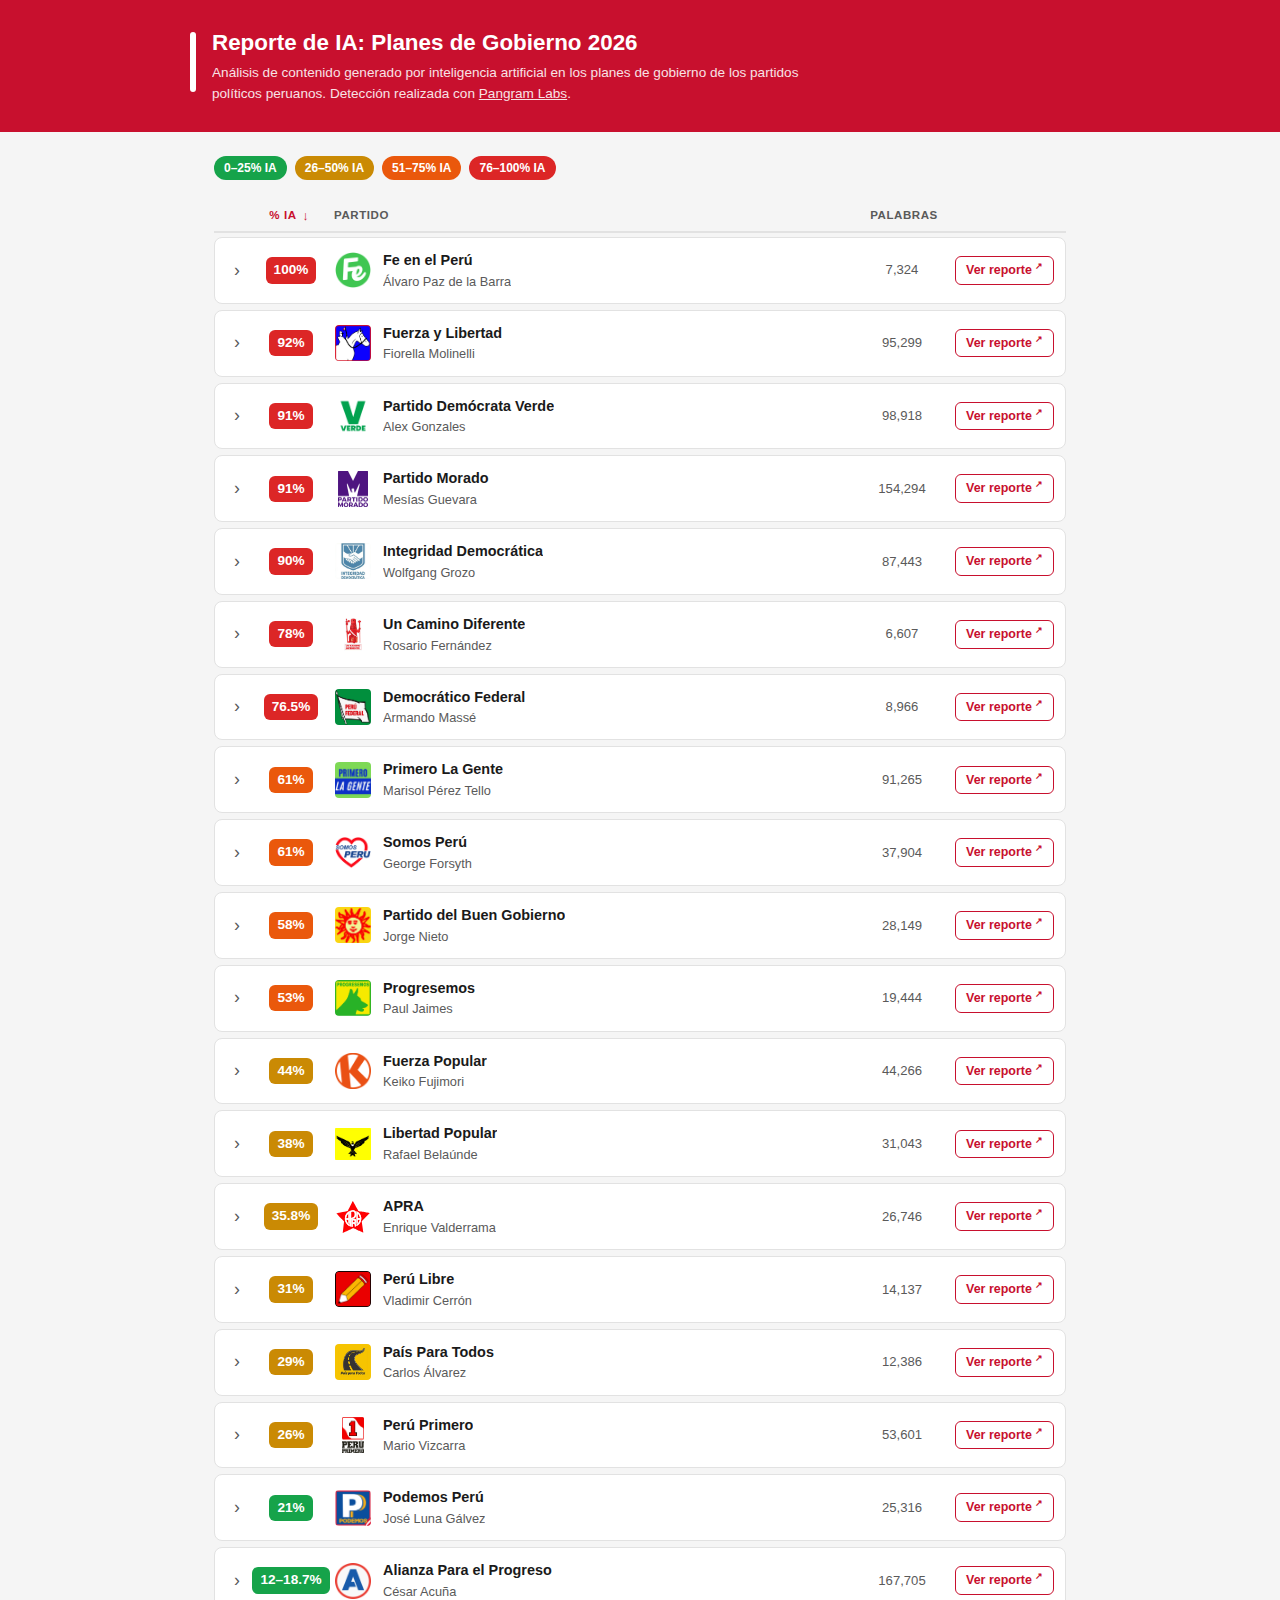
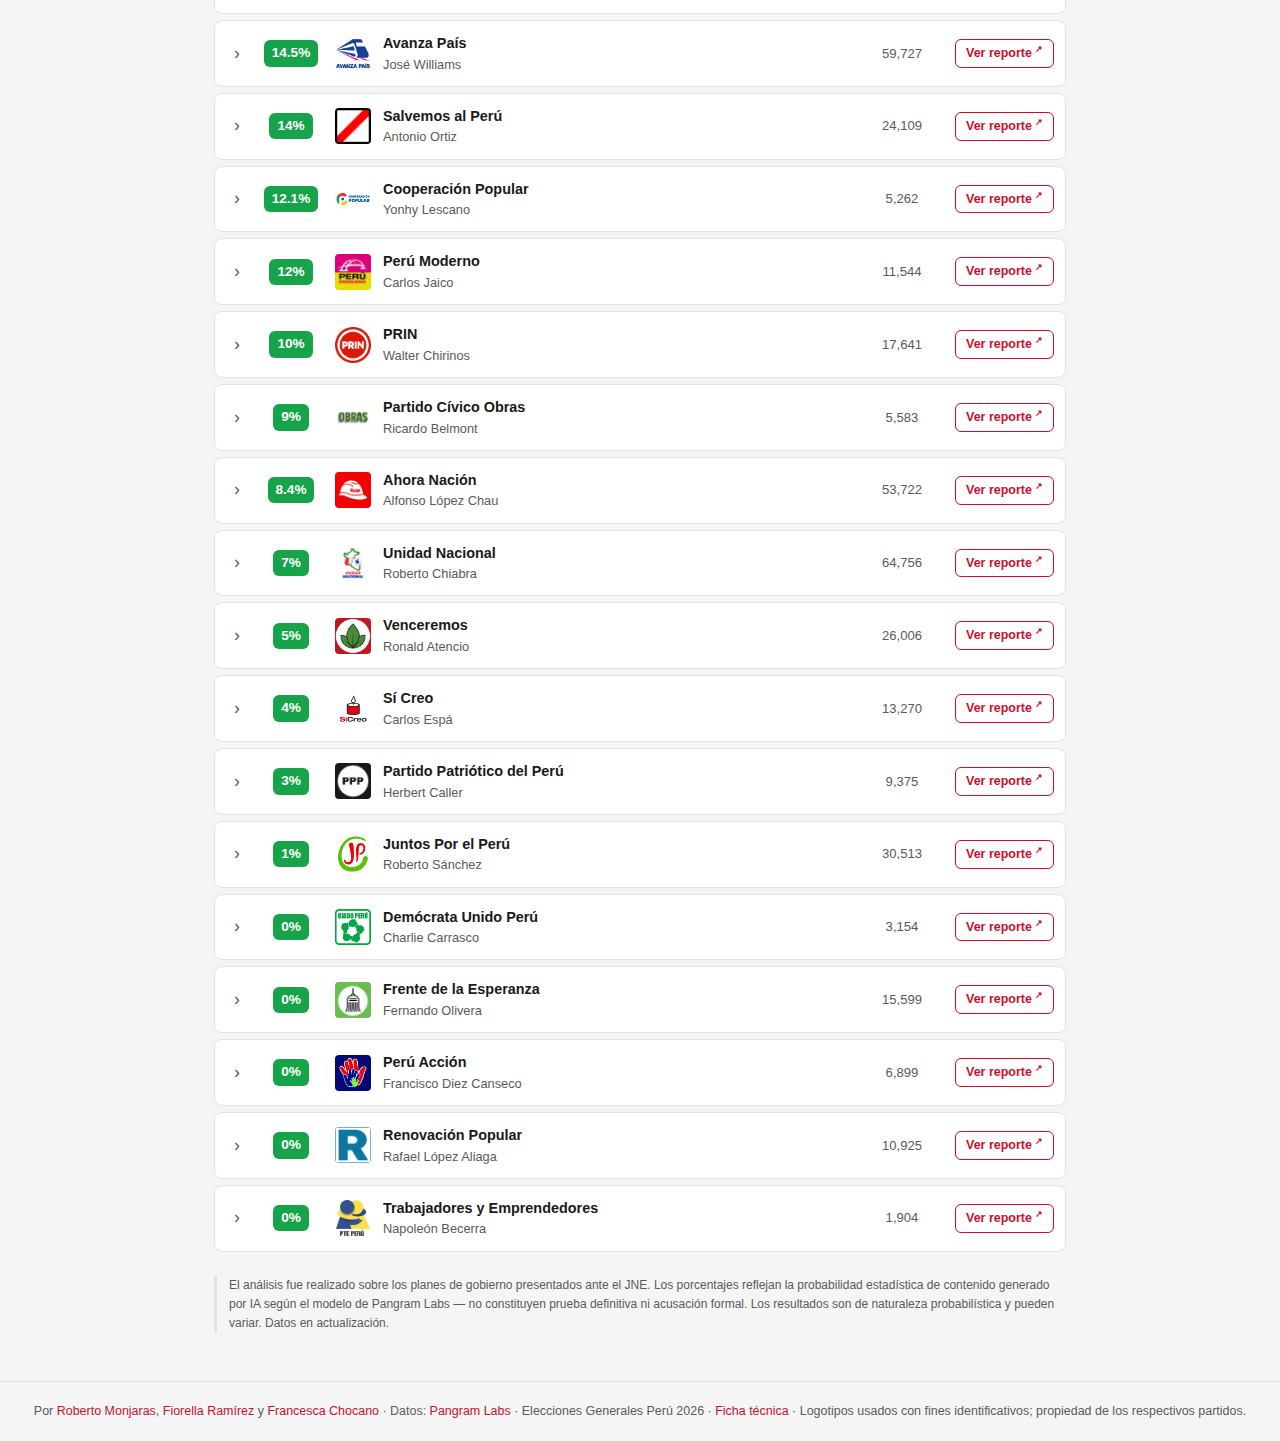
<file: index.html>
<!DOCTYPE html>
<html lang="es">
<head>
  <meta charset="UTF-8" />
  <meta name="viewport" content="width=device-width, initial-scale=1.0" />
  <title>Reporte de IA: Planes de Gobierno 2026</title>
  <link rel="preconnect" href="https://fonts.googleapis.com" />
  <link rel="preconnect" href="https://fonts.gstatic.com" crossorigin />
  <link href="https://fonts.googleapis.com/css2?family=Playfair+Display:wght@700;900&family=Inter:ital,wght@0,400;0,500;0,600;0,700;1,400&display=swap" rel="stylesheet" />
  <link rel="stylesheet" href="styles.css" />
</head>
<body>

  <header>
    <div class="header-inner">
      <div class="header-flag"></div>
      <div>
        <h1>Reporte de IA: Planes de Gobierno 2026</h1>
        <p class="subtitulo">Análisis de contenido generado por inteligencia artificial en los planes de gobierno de los partidos políticos peruanos. Detección realizada con <a href="https://www.pangram.com" target="_blank" rel="noopener">Pangram Labs</a>.</p>
      </div>
    </div>
  </header>

  <main>
    <div class="leyenda">
      <span class="badge badge-bajo">0–25% IA</span>
      <span class="badge badge-medio">26–50% IA</span>
      <span class="badge badge-alto">51–75% IA</span>
      <span class="badge badge-muy-alto">76–100% IA</span>
    </div>

    <div class="tabla-header">
      <span class="col-chevron"></span>
      <button class="col-pct col-sort" data-sort="pct">% IA <span class="sort-icon"></span></button>
      <button class="col-partido col-sort" data-sort="nombre">Partido <span class="sort-icon"></span></button>
      <button class="col-palabras col-sort" style="justify-content:center;" data-sort="palabras">Palabras <span class="sort-icon"></span></button>
      <span class="col-link"></span>
    </div>

    <div id="lista"></div>

    <p class="nota">El análisis fue realizado sobre los planes de gobierno presentados ante el JNE. Los porcentajes reflejan la probabilidad estadística de contenido generado por IA según el modelo de Pangram Labs — no constituyen prueba definitiva ni acusación formal. Los resultados son de naturaleza probabilística y pueden variar. Datos en actualización.</p>
  </main>

  <footer>
    <p>Por <a href="https://x.com/robj02" target="_blank" rel="noopener">Roberto Monjaras</a>, <a href="https://x.com/fiormartins" target="_blank" rel="noopener">Fiorella Ramírez</a> y <a href="https://www.linkedin.com/in/francv/" target="_blank" rel="noopener">Francesca Chocano</a> · Datos: <a href="https://www.pangram.com" target="_blank" rel="noopener">Pangram Labs</a> · Elecciones Generales Perú 2026 · <a href="ficha.html">Ficha técnica</a> · Logotipos usados con fines identificativos; propiedad de los respectivos partidos.</p>
  </footer>

  <script src="data.js"></script>
  <script src="disclaimers.js"></script>
  <script src="sparklines.js"></script>
  <script src="breakdowns.js"></script>
  <script src="main.js"></script>
</body>
</html>
</file>
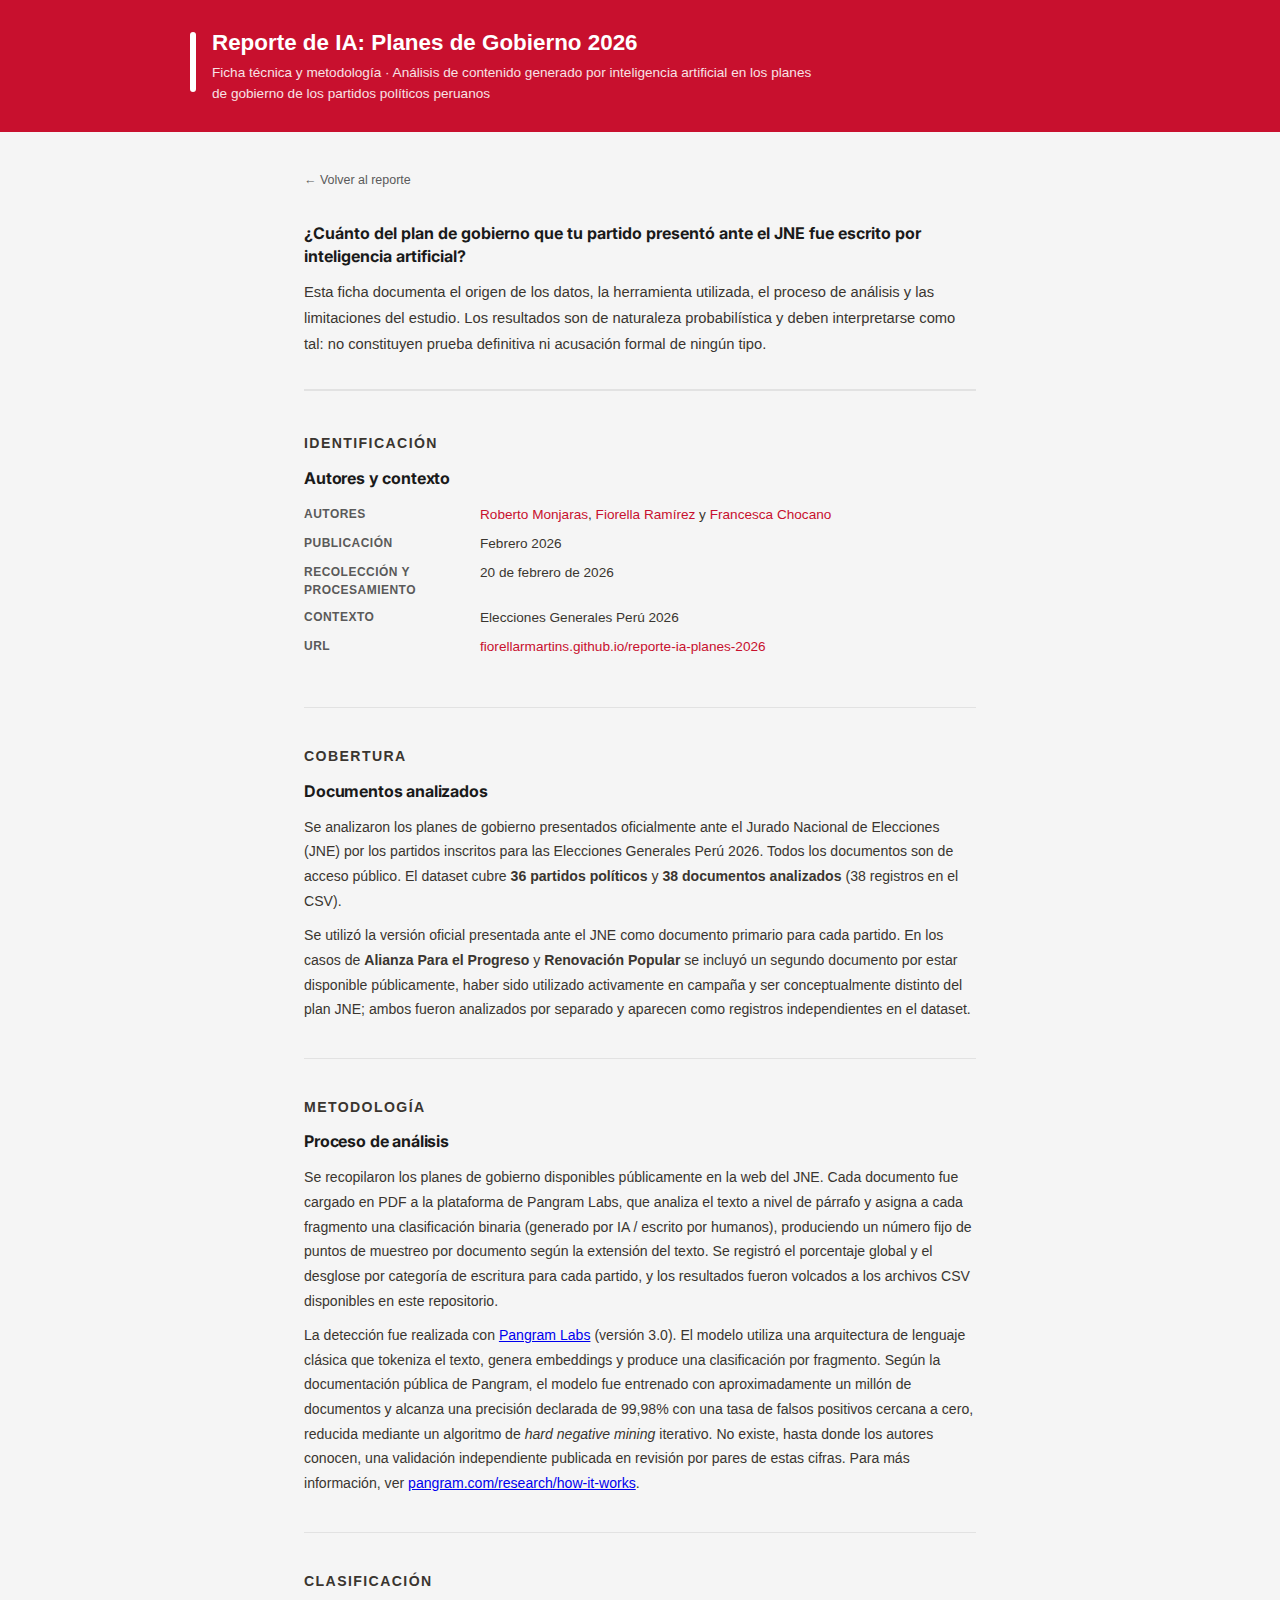
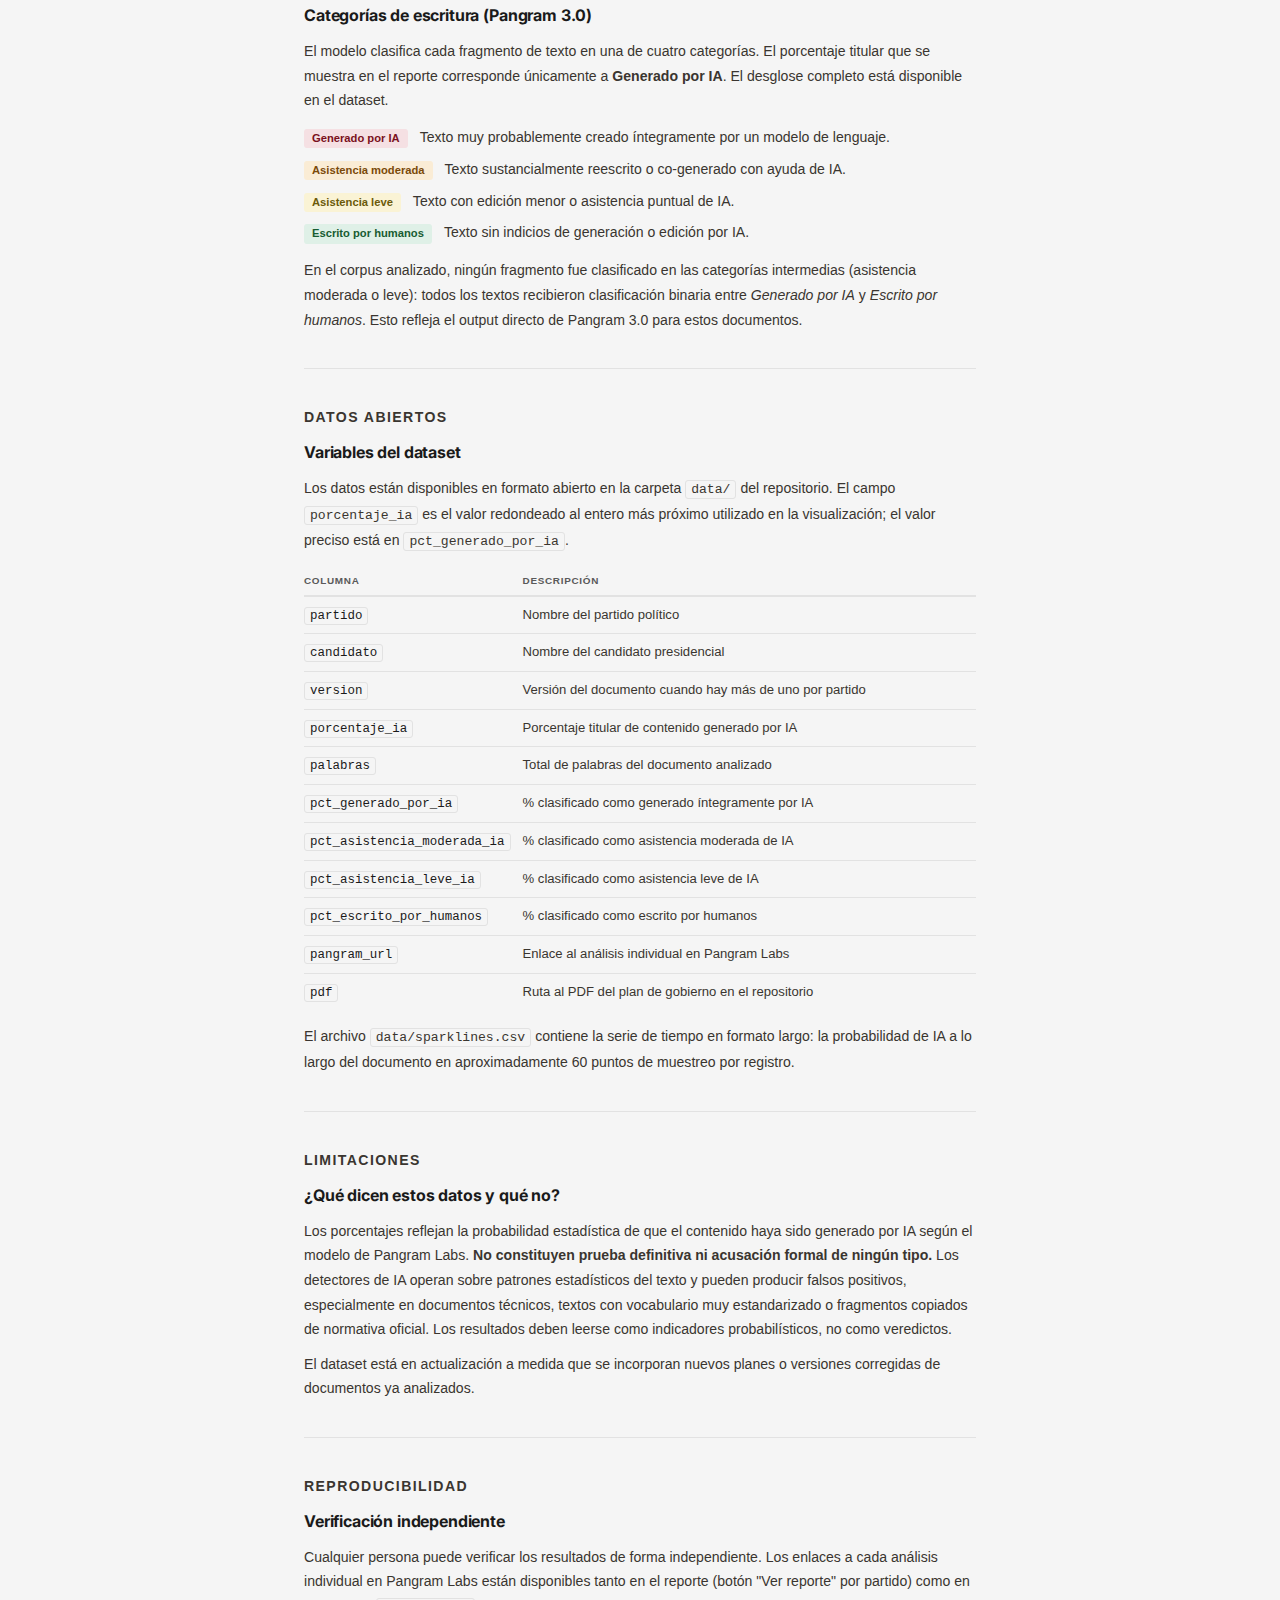
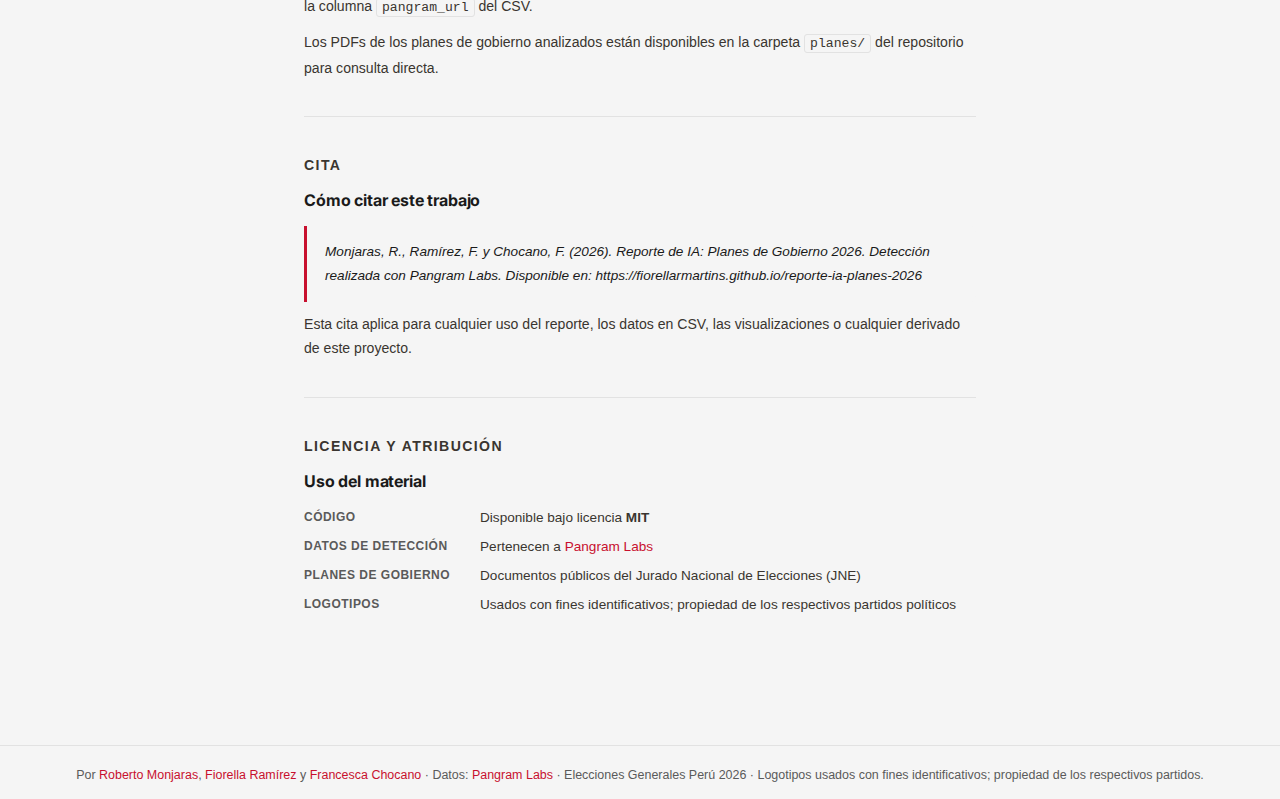
<file: ficha.html>
<!DOCTYPE html>
<html lang="es">
<head>
  <meta charset="UTF-8" />
  <meta name="viewport" content="width=device-width, initial-scale=1.0" />
  <title>Ficha Técnica — Reporte de IA: Planes de Gobierno 2026</title>
  <link rel="preconnect" href="https://fonts.googleapis.com" />
  <link rel="preconnect" href="https://fonts.gstatic.com" crossorigin />
  <link href="https://fonts.googleapis.com/css2?family=Playfair+Display:wght@700;900&family=Inter:ital,wght@0,400;0,500;0,600;0,700;1,400&display=swap" rel="stylesheet" />
  <link rel="stylesheet" href="styles.css" />
  <style>
    /* ── Layout ── */
    .ficha-main {
      max-width: 720px;
      margin: 0 auto;
      padding: 36px 24px 80px;
    }

    .ficha-back {
      display: inline-flex;
      align-items: center;
      gap: 5px;
      font-size: 0.78rem;
      font-weight: 500;
      color: var(--gris-texto);
      text-decoration: none;
      margin-bottom: 32px;
      transition: color 0.15s;
    }
    .ficha-back:hover { color: var(--negro); }

    /* ── Intro ── */
    .ficha-intro {
      margin-bottom: 40px;
      padding-bottom: 32px;
      border-bottom: 2px solid var(--gris-borde);
    }

    .ficha-intro h2 {
      font-family: "Inter", sans-serif;
      font-size: 1rem;
      font-weight: 700;
      line-height: 1.45;
      margin-bottom: 12px;
      color: var(--negro);
    }

    .ficha-intro p {
      font-size: 0.92rem;
      line-height: 1.75;
      color: #3a3530;
      max-width: 660px;
    }

    /* ── Sections ── */
    .ficha-section {
      margin-bottom: 36px;
      padding-bottom: 36px;
      border-bottom: 1px solid var(--gris-borde);
    }

    .ficha-section:last-child {
      border-bottom: none;
      margin-bottom: 0;
    }

    .ficha-section-label {
      font-size: 0.62rem;
      font-weight: 700;
      text-transform: uppercase;
      letter-spacing: 0.1em;
      color: var(--gris-texto);
      margin-bottom: 10px;
    }

    .ficha-section h3 {
      font-family: "Inter", sans-serif;
      font-size: 1rem;
      font-weight: 700;
      color: var(--negro);
      margin-bottom: 12px;
      letter-spacing: -0.01em;
    }

    .ficha-section p {
      font-size: 0.88rem;
      line-height: 1.75;
      color: #3a3530;
      margin-bottom: 10px;
    }

    .ficha-section p:last-child { margin-bottom: 0; }



    /* ── Category list ── */
    .ficha-cats {
      list-style: none;
      display: flex;
      flex-direction: column;
      gap: 10px;
      margin: 14px 0;
    }

    .ficha-cats li {
      display: flex;
      align-items: flex-start;
      gap: 12px;
      font-size: 0.88rem;
      line-height: 1.55;
      color: #3a3530;
    }

    .cat-pill {
      flex-shrink: 0;
      font-size: 0.7rem;
      font-weight: 600;
      padding: 1px 8px;
      border-radius: 3px;
      margin-top: 2px;
      white-space: nowrap;
    }

    .cat-pill.generado  { background: #f5e0e3; color: #7a1020; }
    .cat-pill.moderado  { background: #faecd5; color: #7a4a0a; }
    .cat-pill.leve      { background: #faf3d5; color: #6b5a0a; }
    .cat-pill.humano    { background: #dff0e7; color: #185c32; }

    /* ── Variables table ── */
    .ficha-table {
      width: 100%;
      border-collapse: collapse;
      margin: 14px 0;
      font-size: 0.82rem;
    }

    .ficha-table thead th {
      font-size: 0.62rem;
      font-weight: 700;
      text-transform: uppercase;
      letter-spacing: 0.07em;
      color: var(--gris-texto);
      text-align: left;
      padding: 6px 12px 6px 0;
      border-bottom: 2px solid var(--gris-borde);
    }

    .ficha-table tbody td {
      padding: 8px 12px 8px 0;
      border-bottom: 1px solid var(--gris-borde);
      vertical-align: top;
      line-height: 1.5;
      color: #3a3530;
    }

    .ficha-table tbody tr:last-child td { border-bottom: none; }

    .ficha-table code {
      font-family: "Courier New", monospace;
      font-size: 0.78rem;
      background: var(--gris-claro);
      border: 1px solid var(--gris-borde);
      border-radius: 3px;
      padding: 1px 5px;
      color: var(--negro);
      white-space: nowrap;
    }

    /* ── Quote / cita ── */
    .ficha-cita {
      background: var(--gris-claro);
      border-left: 3px solid var(--rojo);
      padding: 14px 18px;
      border-radius: 0 6px 6px 0;
      font-size: 0.85rem;
      color: var(--negro);
      line-height: 1.75;
      font-style: italic;
      margin: 14px 0 10px;
    }

    /* ── Inline field rows (for licencia) ── */
    .ficha-dl {
      display: grid;
      grid-template-columns: 160px 1fr;
      gap: 8px 16px;
      margin: 14px 0;
      font-size: 0.85rem;
    }

    .ficha-dl dt {
      font-weight: 600;
      color: var(--gris-texto);
      font-size: 0.75rem;
      text-transform: uppercase;
      letter-spacing: 0.04em;
      padding-top: 1px;
    }

    .ficha-dl dd {
      color: #3a3530;
      line-height: 1.55;
    }

    .ficha-dl a {
      color: var(--rojo);
      text-decoration: none;
    }
    .ficha-dl a:hover { text-decoration: underline; }


    @media (max-width: 600px) {

      .ficha-dl {
        grid-template-columns: 1fr;
        gap: 4px 0;
      }

      .ficha-dl dt { margin-top: 10px; }
      .ficha-dl dt:first-child { margin-top: 0; }
    }
  </style>
</head>
<body>

  <header>
    <div class="header-inner">
      <div class="header-flag"></div>
      <div>
        <h1>Reporte de IA: Planes de Gobierno 2026</h1>
        <p class="subtitulo">Ficha técnica y metodología · Análisis de contenido generado por inteligencia artificial en los planes de gobierno de los partidos políticos peruanos</p>
      </div>
    </div>
  </header>

  <main class="ficha-main">
    <a href="index.html" class="ficha-back">← Volver al reporte</a>

    <div class="ficha-intro">
      <h2>¿Cuánto del plan de gobierno que tu partido presentó ante el JNE fue escrito por inteligencia artificial?</h2>
      <p>Esta ficha documenta el origen de los datos, la herramienta utilizada, el proceso de análisis y las limitaciones del estudio. Los resultados son de naturaleza probabilística y deben interpretarse como tal: no constituyen prueba definitiva ni acusación formal de ningún tipo.</p>
    </div>

    <!-- Autores y contexto -->
    <div class="ficha-section">
      <p class="ficha-section-label">Identificación</p>
      <h3>Autores y contexto</h3>
      <dl class="ficha-dl">
        <dt>Autores</dt>
        <dd><a href="https://x.com/robj02" target="_blank" rel="noopener">Roberto Monjaras</a>, <a href="https://x.com/fiormartins" target="_blank" rel="noopener">Fiorella Ramírez</a> y <a href="https://www.linkedin.com/in/francv/" target="_blank" rel="noopener">Francesca Chocano</a></dd>
        <dt>Publicación</dt>
        <dd>Febrero 2026</dd>
        <dt>Recolección y procesamiento</dt>
        <dd>20 de febrero de 2026</dd>
        <dt>Contexto</dt>
        <dd>Elecciones Generales Perú 2026</dd>
        <dt>URL</dt>
        <dd><a href="https://fiorellarmartins.github.io/reporte-ia-planes-2026" target="_blank" rel="noopener">fiorellarmartins.github.io/reporte-ia-planes-2026</a></dd>
      </dl>
    </div>

    <!-- Cobertura -->
    <div class="ficha-section">
      <p class="ficha-section-label">Cobertura</p>
      <h3>Documentos analizados</h3>
      <p>Se analizaron los planes de gobierno presentados oficialmente ante el Jurado Nacional de Elecciones (JNE) por los partidos inscritos para las Elecciones Generales Perú 2026. Todos los documentos son de acceso público. El dataset cubre <strong>36 partidos políticos</strong> y <strong>38 documentos analizados</strong> (38 registros en el CSV).</p>
      <p>Se utilizó la versión oficial presentada ante el JNE como documento primario para cada partido. En los casos de <strong>Alianza Para el Progreso</strong> y <strong>Renovación Popular</strong> se incluyó un segundo documento por estar disponible públicamente, haber sido utilizado activamente en campaña y ser conceptualmente distinto del plan JNE; ambos fueron analizados por separado y aparecen como registros independientes en el dataset.</p>
    </div>

    <!-- Metodología -->
    <div class="ficha-section">
      <p class="ficha-section-label">Metodología</p>
      <h3>Proceso de análisis</h3>
      <p>Se recopilaron los planes de gobierno disponibles públicamente en la web del JNE. Cada documento fue cargado en PDF a la plataforma de Pangram Labs, que analiza el texto a nivel de párrafo y asigna a cada fragmento una clasificación binaria (generado por IA / escrito por humanos), produciendo un número fijo de puntos de muestreo por documento según la extensión del texto. Se registró el porcentaje global y el desglose por categoría de escritura para cada partido, y los resultados fueron volcados a los archivos CSV disponibles en este repositorio.</p>
      <p>La detección fue realizada con <a href="https://www.pangram.com" target="_blank" rel="noopener">Pangram Labs</a> (versión 3.0). El modelo utiliza una arquitectura de lenguaje clásica que tokeniza el texto, genera embeddings y produce una clasificación por fragmento. Según la documentación pública de Pangram, el modelo fue entrenado con aproximadamente un millón de documentos y alcanza una precisión declarada de 99,98% con una tasa de falsos positivos cercana a cero, reducida mediante un algoritmo de <em>hard negative mining</em> iterativo. No existe, hasta donde los autores conocen, una validación independiente publicada en revisión por pares de estas cifras. Para más información, ver <a href="https://www.pangram.com/research/how-it-works" target="_blank" rel="noopener">pangram.com/research/how-it-works</a>.</p>
    </div>

    <!-- Categorías -->
    <div class="ficha-section">
      <p class="ficha-section-label">Clasificación</p>
      <h3>Categorías de escritura (Pangram 3.0)</h3>
      <p>El modelo clasifica cada fragmento de texto en una de cuatro categorías. El porcentaje titular que se muestra en el reporte corresponde únicamente a <strong>Generado por IA</strong>. El desglose completo está disponible en el dataset.</p>
      <ul class="ficha-cats">
        <li><span class="cat-pill generado">Generado por IA</span> Texto muy probablemente creado íntegramente por un modelo de lenguaje.</li>
        <li><span class="cat-pill moderado">Asistencia moderada</span> Texto sustancialmente reescrito o co-generado con ayuda de IA.</li>
        <li><span class="cat-pill leve">Asistencia leve</span> Texto con edición menor o asistencia puntual de IA.</li>
        <li><span class="cat-pill humano">Escrito por humanos</span> Texto sin indicios de generación o edición por IA.</li>
      </ul>
      <p>En el corpus analizado, ningún fragmento fue clasificado en las categorías intermedias (asistencia moderada o leve): todos los textos recibieron clasificación binaria entre <em>Generado por IA</em> y <em>Escrito por humanos</em>. Esto refleja el output directo de Pangram 3.0 para estos documentos.</p>
    </div>

    <!-- Dataset -->
    <div class="ficha-section">
      <p class="ficha-section-label">Datos abiertos</p>
      <h3>Variables del dataset</h3>
      <p>Los datos están disponibles en formato abierto en la carpeta <code style="font-family:monospace;font-size:0.82rem;background:var(--gris-claro);border:1px solid var(--gris-borde);border-radius:3px;padding:1px 5px;">data/</code> del repositorio. El campo <code style="font-family:monospace;font-size:0.82rem;background:var(--gris-claro);border:1px solid var(--gris-borde);border-radius:3px;padding:1px 5px;">porcentaje_ia</code> es el valor redondeado al entero más próximo utilizado en la visualización; el valor preciso está en <code style="font-family:monospace;font-size:0.82rem;background:var(--gris-claro);border:1px solid var(--gris-borde);border-radius:3px;padding:1px 5px;">pct_generado_por_ia</code>.</p>
      <table class="ficha-table">
        <thead>
          <tr>
            <th style="width:210px">Columna</th>
            <th>Descripción</th>
          </tr>
        </thead>
        <tbody>
          <tr><td><code>partido</code></td><td>Nombre del partido político</td></tr>
          <tr><td><code>candidato</code></td><td>Nombre del candidato presidencial</td></tr>
          <tr><td><code>version</code></td><td>Versión del documento cuando hay más de uno por partido</td></tr>
          <tr><td><code>porcentaje_ia</code></td><td>Porcentaje titular de contenido generado por IA</td></tr>
          <tr><td><code>palabras</code></td><td>Total de palabras del documento analizado</td></tr>
          <tr><td><code>pct_generado_por_ia</code></td><td>% clasificado como generado íntegramente por IA</td></tr>
          <tr><td><code>pct_asistencia_moderada_ia</code></td><td>% clasificado como asistencia moderada de IA</td></tr>
          <tr><td><code>pct_asistencia_leve_ia</code></td><td>% clasificado como asistencia leve de IA</td></tr>
          <tr><td><code>pct_escrito_por_humanos</code></td><td>% clasificado como escrito por humanos</td></tr>
          <tr><td><code>pangram_url</code></td><td>Enlace al análisis individual en Pangram Labs</td></tr>
          <tr><td><code>pdf</code></td><td>Ruta al PDF del plan de gobierno en el repositorio</td></tr>
        </tbody>
      </table>
      <p>El archivo <code style="font-family:monospace;font-size:0.82rem;background:var(--gris-claro);border:1px solid var(--gris-borde);border-radius:3px;padding:1px 5px;">data/sparklines.csv</code> contiene la serie de tiempo en formato largo: la probabilidad de IA a lo largo del documento en aproximadamente 60 puntos de muestreo por registro.</p>
    </div>

    <!-- Limitaciones -->
    <div class="ficha-section">
      <p class="ficha-section-label">Limitaciones</p>
      <h3>¿Qué dicen estos datos y qué no?</h3>
      <p>Los porcentajes reflejan la probabilidad estadística de que el contenido haya sido generado por IA según el modelo de Pangram Labs. <strong>No constituyen prueba definitiva ni acusación formal de ningún tipo.</strong> Los detectores de IA operan sobre patrones estadísticos del texto y pueden producir falsos positivos, especialmente en documentos técnicos, textos con vocabulario muy estandarizado o fragmentos copiados de normativa oficial. Los resultados deben leerse como indicadores probabilísticos, no como veredictos.</p>
      <p>El dataset está en actualización a medida que se incorporan nuevos planes o versiones corregidas de documentos ya analizados.</p>
    </div>

    <!-- Reproducibilidad -->
    <div class="ficha-section">
      <p class="ficha-section-label">Reproducibilidad</p>
      <h3>Verificación independiente</h3>
      <p>Cualquier persona puede verificar los resultados de forma independiente. Los enlaces a cada análisis individual en Pangram Labs están disponibles tanto en el reporte (botón "Ver reporte" por partido) como en la columna <code style="font-family:monospace;font-size:0.82rem;background:var(--gris-claro);border:1px solid var(--gris-borde);border-radius:3px;padding:1px 5px;">pangram_url</code> del CSV.</p>
      <p>Los PDFs de los planes de gobierno analizados están disponibles en la carpeta <code style="font-family:monospace;font-size:0.82rem;background:var(--gris-claro);border:1px solid var(--gris-borde);border-radius:3px;padding:1px 5px;">planes/</code> del repositorio para consulta directa.</p>
    </div>

    <!-- Cómo citar -->
    <div class="ficha-section">
      <p class="ficha-section-label">Cita</p>
      <h3>Cómo citar este trabajo</h3>
      <div class="ficha-cita">
        Monjaras, R., Ramírez, F. y Chocano, F. (2026). <em>Reporte de IA: Planes de Gobierno 2026</em>. Detección realizada con Pangram Labs. Disponible en: https://fiorellarmartins.github.io/reporte-ia-planes-2026
      </div>
      <p>Esta cita aplica para cualquier uso del reporte, los datos en CSV, las visualizaciones o cualquier derivado de este proyecto.</p>
    </div>

    <!-- Licencia -->
    <div class="ficha-section">
      <p class="ficha-section-label">Licencia y atribución</p>
      <h3>Uso del material</h3>
      <dl class="ficha-dl">
        <dt>Código</dt>
        <dd>Disponible bajo licencia <strong>MIT</strong></dd>
        <dt>Datos de detección</dt>
        <dd>Pertenecen a <a href="https://www.pangram.com" target="_blank" rel="noopener">Pangram Labs</a></dd>
        <dt>Planes de gobierno</dt>
        <dd>Documentos públicos del Jurado Nacional de Elecciones (JNE)</dd>
        <dt>Logotipos</dt>
        <dd>Usados con fines identificativos; propiedad de los respectivos partidos políticos</dd>
      </dl>
    </div>

  </main>

  <footer>
    <p>Por <a href="https://x.com/robj02" target="_blank" rel="noopener">Roberto Monjaras</a>, <a href="https://x.com/fiormartins" target="_blank" rel="noopener">Fiorella Ramírez</a> y <a href="https://www.linkedin.com/in/francv/" target="_blank" rel="noopener">Francesca Chocano</a> · Datos: <a href="https://www.pangram.com" target="_blank" rel="noopener">Pangram Labs</a> · Elecciones Generales Perú 2026 · Logotipos usados con fines identificativos; propiedad de los respectivos partidos.</p>
  </footer>

</body>
</html>
</file>
<file: styles.css>
*, *::before, *::after {
  box-sizing: border-box;
  margin: 0;
  padding: 0;
}

:root {
  --rojo: #c8102e;
  --rojo-oscuro: #9b0d23;
  --blanco: #ffffff;
  --gris-claro: #f5f5f5;
  --gris-borde: #e2e2e2;
  --gris-texto: #5a5a5a;
  --negro: #1a1a1a;
  --bajo: #16a34a;
  --medio: #ca8a04;
  --alto: #ea580c;
  --muy-alto: #dc2626;
}

body {
  font-family: -apple-system, BlinkMacSystemFont, "Segoe UI", Roboto, Helvetica, Arial, sans-serif;
  background: var(--gris-claro);
  color: var(--negro);
  font-size: 15px;
  line-height: 1.5;
}

/* HEADER */
header {
  background: var(--rojo);
  color: var(--blanco);
  padding: 28px 24px;
}

.header-inner {
  max-width: 900px;
  margin: 0 auto;
  display: flex;
  align-items: flex-start;
  gap: 16px;
}

.header-flag {
  flex-shrink: 0;
  width: 6px;
  height: 60px;
  background: var(--blanco);
  border-radius: 3px;
  margin-top: 4px;
}

h1 {
  font-size: 1.4rem;
  font-weight: 700;
  line-height: 1.3;
  margin-bottom: 6px;
}

.subtitulo {
  font-size: 0.85rem;
  opacity: 0.88;
  max-width: 600px;
}

.subtitulo a {
  color: var(--blanco);
  text-decoration: underline;
}

/* MAIN */
main {
  max-width: 900px;
  margin: 0 auto;
  padding: 24px 24px 48px;
}

/* LEYENDA */
.leyenda {
  display: flex;
  flex-wrap: wrap;
  gap: 8px;
  margin-bottom: 20px;
}

.badge {
  font-size: 0.75rem;
  font-weight: 600;
  padding: 3px 10px;
  border-radius: 999px;
  color: white;
}

.badge-bajo    { background: var(--bajo); }
.badge-medio   { background: var(--medio); }
.badge-alto    { background: var(--alto); }
.badge-muy-alto { background: var(--muy-alto); }

/* PALABRAS */
.palabras-count {
  font-size: 0.72rem;
  color: var(--gris-texto);
  margin-top: 1px;
}

.col-palabras {
  text-align: center;
  font-size: 0.82rem;
  color: var(--gris-texto);
}

.dropdown-palabras {
  font-size: 0.72rem;
  color: var(--gris-texto);
}

/* TABLA HEADER */
.tabla-header {
  display: grid;
  grid-template-columns: 20px 72px 1fr 90px 90px;
  gap: 8px;
  align-items: center;
  padding: 8px 12px;
  font-size: 0.72rem;
  font-weight: 700;
  text-transform: uppercase;
  letter-spacing: 0.05em;
  color: var(--gris-texto);
  border-bottom: 2px solid var(--gris-borde);
  margin-bottom: 4px;
}

.col-sort {
  background: none;
  border: none;
  padding: 0;
  font-size: 0.72rem;
  font-weight: 700;
  text-transform: uppercase;
  letter-spacing: 0.05em;
  color: var(--gris-texto);
  cursor: pointer;
  display: flex;
  align-items: center;
  gap: 4px;
  white-space: nowrap;
  transition: color 0.15s;
}

.col-sort:hover {
  color: var(--rojo);
}

.col-sort.active {
  color: var(--rojo);
}

.sort-icon {
  font-size: 0.8rem;
  min-width: 10px;
}

/* FILAS */
.fila {
  display: grid;
  grid-template-columns: 20px 72px 1fr 90px 90px;
  gap: 8px;
  align-items: center;
  padding: 12px 20px 12px 12px;
  background: var(--blanco);
  border: 1px solid var(--gris-borde);
  border-radius: 8px;
  margin-bottom: 6px;
  transition: box-shadow 0.15s;
}

.fila:hover {
  box-shadow: 0 2px 8px rgba(0,0,0,0.08);
}


.col-partido {
  display: flex;
  align-items: center;
  gap: 12px;
  min-width: 0;
}

.logo {
  width: 36px;
  height: 36px;
  object-fit: contain;
  flex-shrink: 0;
  border-radius: 4px;
}

.logo-placeholder {
  width: 36px;
  height: 36px;
  flex-shrink: 0;
  border-radius: 4px;
  background: var(--gris-borde);
  color: var(--gris-texto);
  font-size: 0.9rem;
  font-weight: 700;
  display: flex;
  align-items: center;
  justify-content: center;
}

.partido-info {
  display: flex;
  flex-direction: column;
  min-width: 0;
}

.partido-nombre {
  font-weight: 700;
  font-size: 0.9rem;
  white-space: nowrap;
  overflow: hidden;
  text-overflow: ellipsis;
}

.candidato-nombre {
  font-size: 0.8rem;
  color: var(--gris-texto);
  white-space: nowrap;
  overflow: hidden;
  text-overflow: ellipsis;
}

.version {
  font-size: 0.7rem;
  color: var(--rojo);
  font-weight: 600;
  margin-top: 1px;
}

.col-pct {
  display: flex;
  align-items: center;
  justify-content: center;
}

.pct-badge {
  font-size: 0.85rem;
  font-weight: 700;
  padding: 3px 8px;
  border-radius: 6px;
  color: white;
  white-space: nowrap;
}


/* LINK */
.col-link {
  text-align: right;
  padding-right: 20px;
}

.ver-reporte {
  font-size: 0.78rem;
  font-weight: 600;
  color: var(--rojo);
  text-decoration: none;
  border: 1px solid var(--rojo);
  padding: 4px 10px;
  border-radius: 6px;
  white-space: nowrap;
  transition: background 0.15s, color 0.15s;
  display: inline-block;
}

.ver-reporte:hover {
  background: var(--rojo);
  color: var(--blanco);
}

.ext-arrow {
  font-size: 0.7em;
  vertical-align: super;
  line-height: 1;
}

/* CHEVRON */
.col-chevron {
  display: flex;
  align-items: center;
  justify-content: center;
  width: 20px;
  flex-shrink: 0;
}

.chevron {
  font-size: 1.1rem;
  color: var(--gris-texto);
  line-height: 1;
  transition: transform 0.2s ease;
  display: inline-block;
  user-select: none;
}

.fila-multi {
  cursor: pointer;
}

.fila-multi:hover .chevron {
  color: var(--rojo);
}

/* DROPDOWN */
.fila-wrapper {
  margin-bottom: 6px;
}

.dropdown {
  background: var(--gris-claro);
  border: 1px solid var(--gris-borde);
  border-top: none;
  border-radius: 0 0 8px 8px;
  padding: 8px 12px;
  display: flex;
  flex-direction: column;
  gap: 6px;
}

.dropdown[hidden] {
  display: none;
}

.dropdown-row {
  display: flex;
  flex-direction: column;
}

.dropdown-version {
  font-size: 0.82rem;
  color: var(--negro);
  font-weight: 500;
  flex: 1;
  min-width: 120px;
}

.ver-reporte-sm {
  font-size: 0.75rem;
  padding: 3px 8px;
}

.sin-link {
  font-size: 0.75rem;
  color: var(--gris-texto);
  font-style: italic;
}

.fila[aria-expanded="true"] {
  border-radius: 8px 8px 0 0;
  border-bottom-color: transparent;
  margin-bottom: 0;
}

/* SPARKLINE / GRAFICO */
.grafico {
  background: var(--gris-claro);
  border: 1px solid var(--gris-borde);
  border-top: none;
  border-radius: 0 0 8px 8px;
  padding: 10px 16px 8px;
}

.grafico[hidden] { display: none; }

.grafico-inner {
  display: flex;
  gap: 4px;
  align-items: flex-end;
}

.grafico-inner .sparkline-wrap {
  flex: 1;
  min-width: 0;
}

.grafico-inner-wrap {
  margin-top: 8px;
}

/* BREAKDOWN TABLE */
.breakdown-table {
  display: flex;
  flex-direction: column;
  gap: 6px;
  flex-shrink: 0;
  width: 240px;
  margin-left: 24px;
}

.breakdown-row {
  display: flex;
  align-items: center;
  gap: 8px;
  font-size: 0.8rem;
}

.breakdown-bar {
  width: 3px;
  height: 28px;
  border-radius: 2px;
  flex-shrink: 0;
}

.breakdown-pct {
  font-weight: 700;
  font-size: 0.85rem;
  min-width: 38px;
  color: var(--negro);
}

.breakdown-label {
  color: var(--gris-texto);
  font-size: 0.75rem;
}

.grafico-footer {
  display: flex;
  justify-content: flex-end;
  margin-top: 6px;
}

.sparkline-wrap {
  width: 100%;
}

.sparkline-svg {
  display: block;
  overflow: visible;
}

.sparkline-label {
  font-size: 9px;
  fill: #999;
  font-family: -apple-system, BlinkMacSystemFont, "Segoe UI", sans-serif;
}

.dropdown-row-header {
  display: flex;
  align-items: center;
  gap: 10px;
  flex-wrap: wrap;
}

.dropdown-row .sparkline-wrap {
  margin-top: 6px;
  border-top: 1px solid var(--gris-borde);
  padding-top: 6px;
}

/* Make expandable single rows behave like multi */
.fila-expandable {
  cursor: pointer;
}

.fila-expandable:hover .chevron {
  color: var(--rojo);
}

/* NOTA */
.nota {
  font-size: 0.75rem;
  color: var(--gris-texto);
  margin-top: 24px;
  line-height: 1.6;
  border-left: 3px solid var(--gris-borde);
  padding-left: 12px;
}

/* FOOTER */
footer {
  text-align: center;
  padding: 20px;
  font-size: 0.78rem;
  color: var(--gris-texto);
  border-top: 1px solid var(--gris-borde);
}

footer a {
  color: var(--rojo);
  text-decoration: none;
}

/* MOBILE */
@media (max-width: 600px) {
  h1 {
    font-size: 1.1rem;
  }

  .tabla-header {
    display: none;
  }

  .fila {
    grid-template-columns: 20px 72px 1fr 90px;
    gap: 6px;
    padding: 12px 10px;
  }

  .col-chevron  { grid-column: 1; }
  .col-pct      { grid-column: 2; }
  .col-partido  { grid-column: 3; }
  .col-link     { grid-column: 4; text-align: right; }
  .col-palabras { display: none; }

  .logo {
    width: 28px;
    height: 28px;
  }

  .partido-nombre {
    font-size: 0.85rem;
  }
}
</file>
